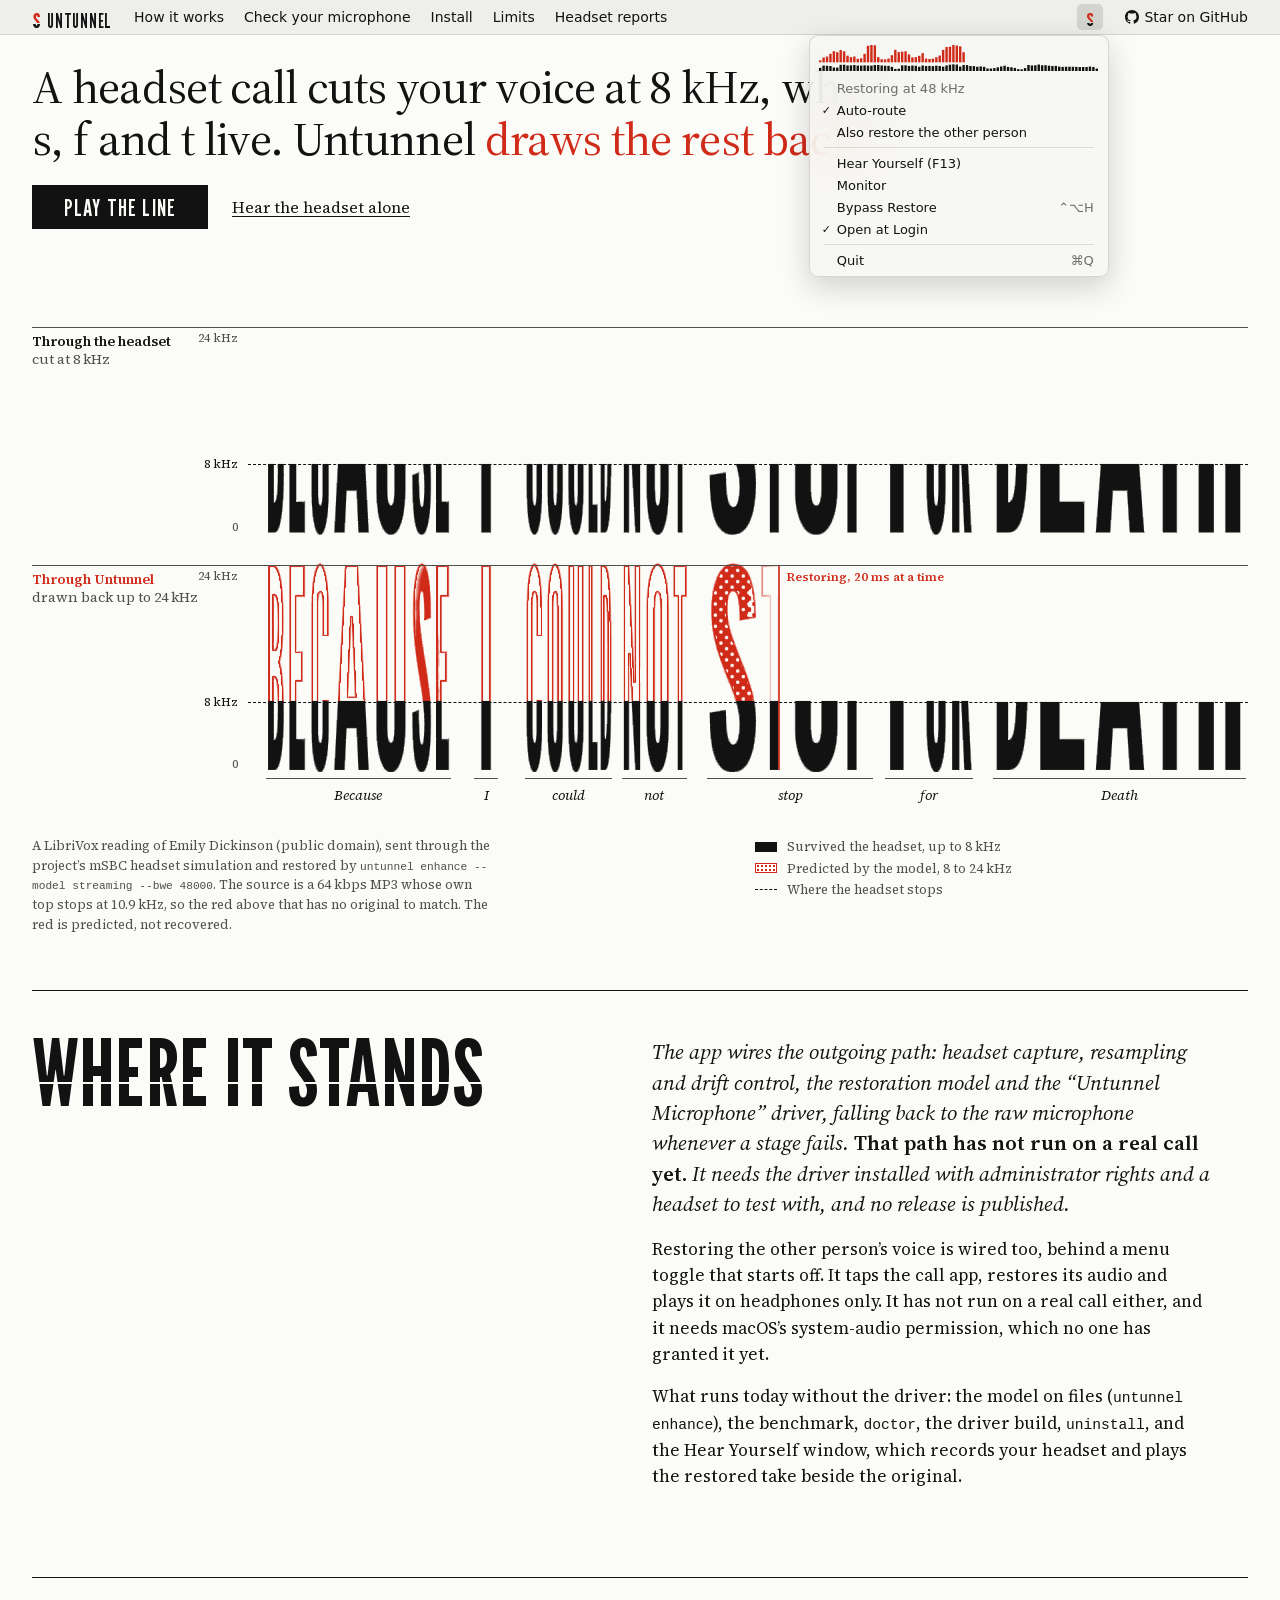
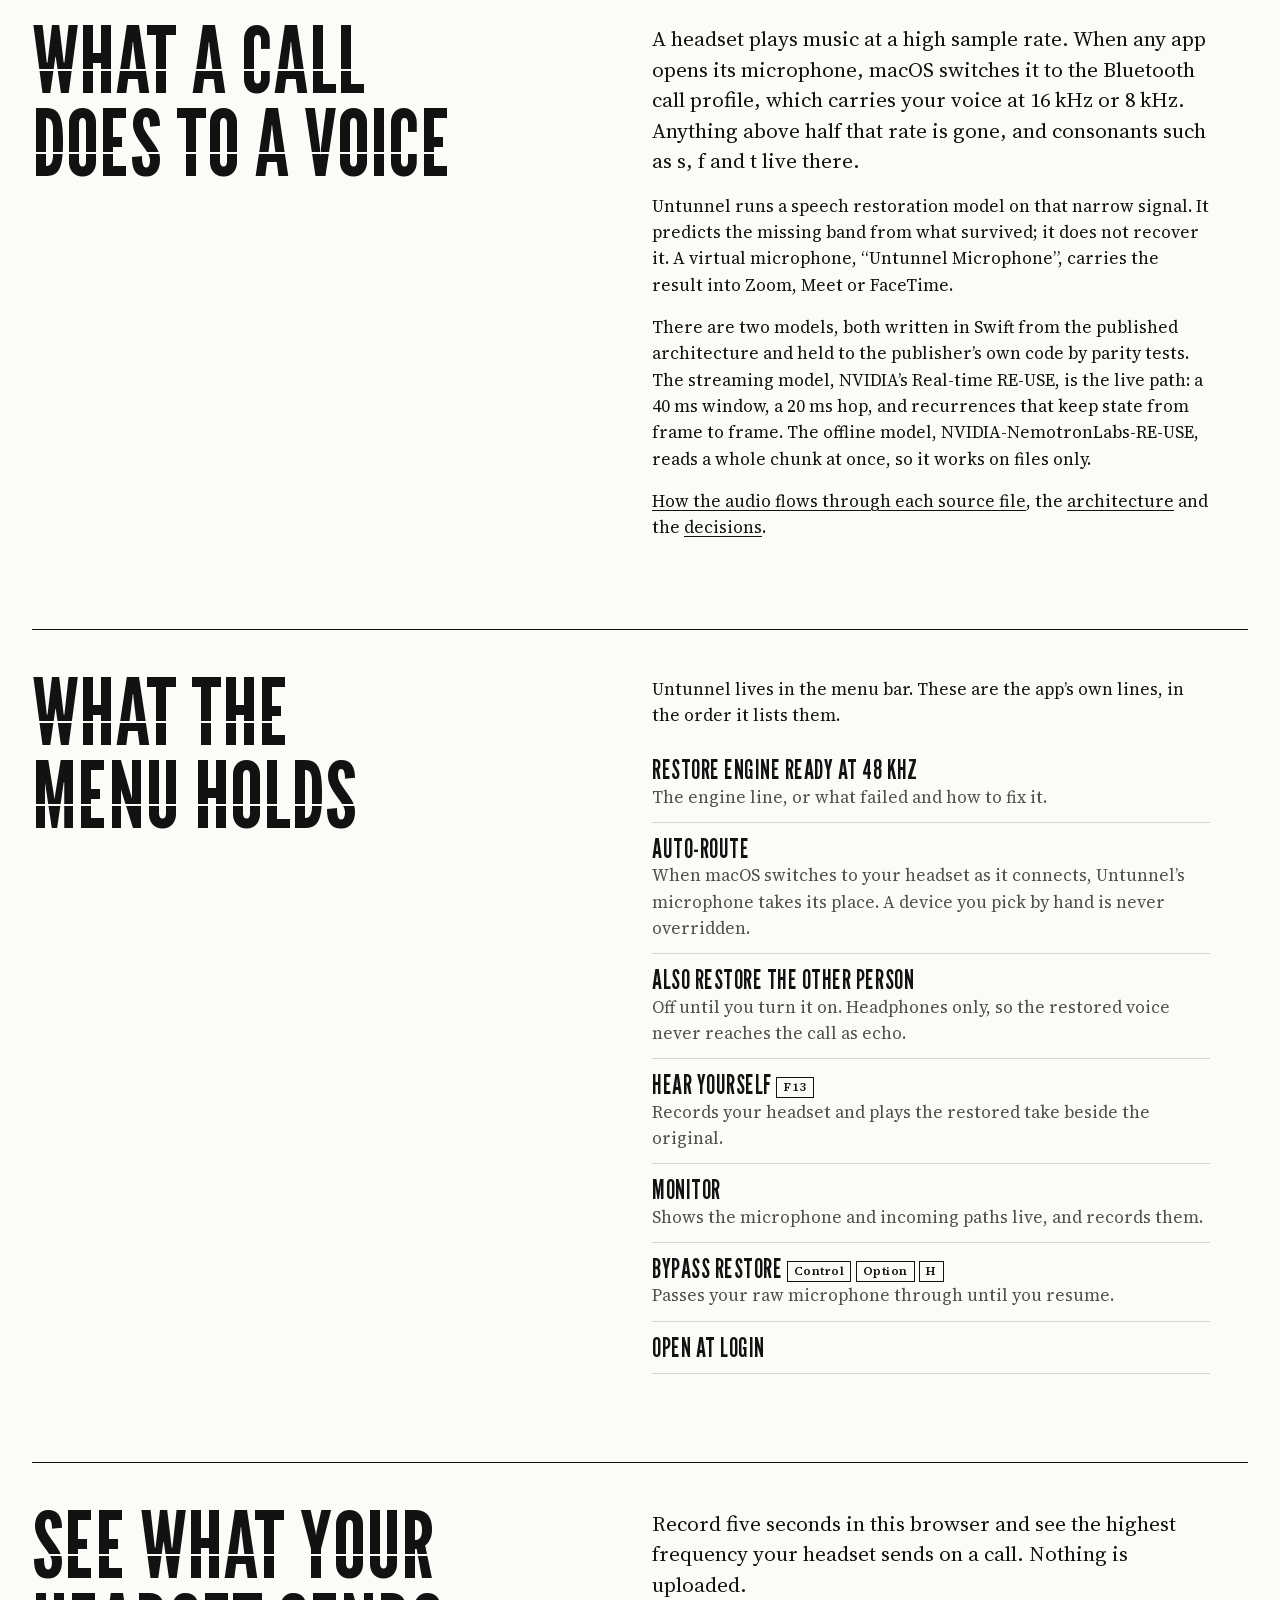
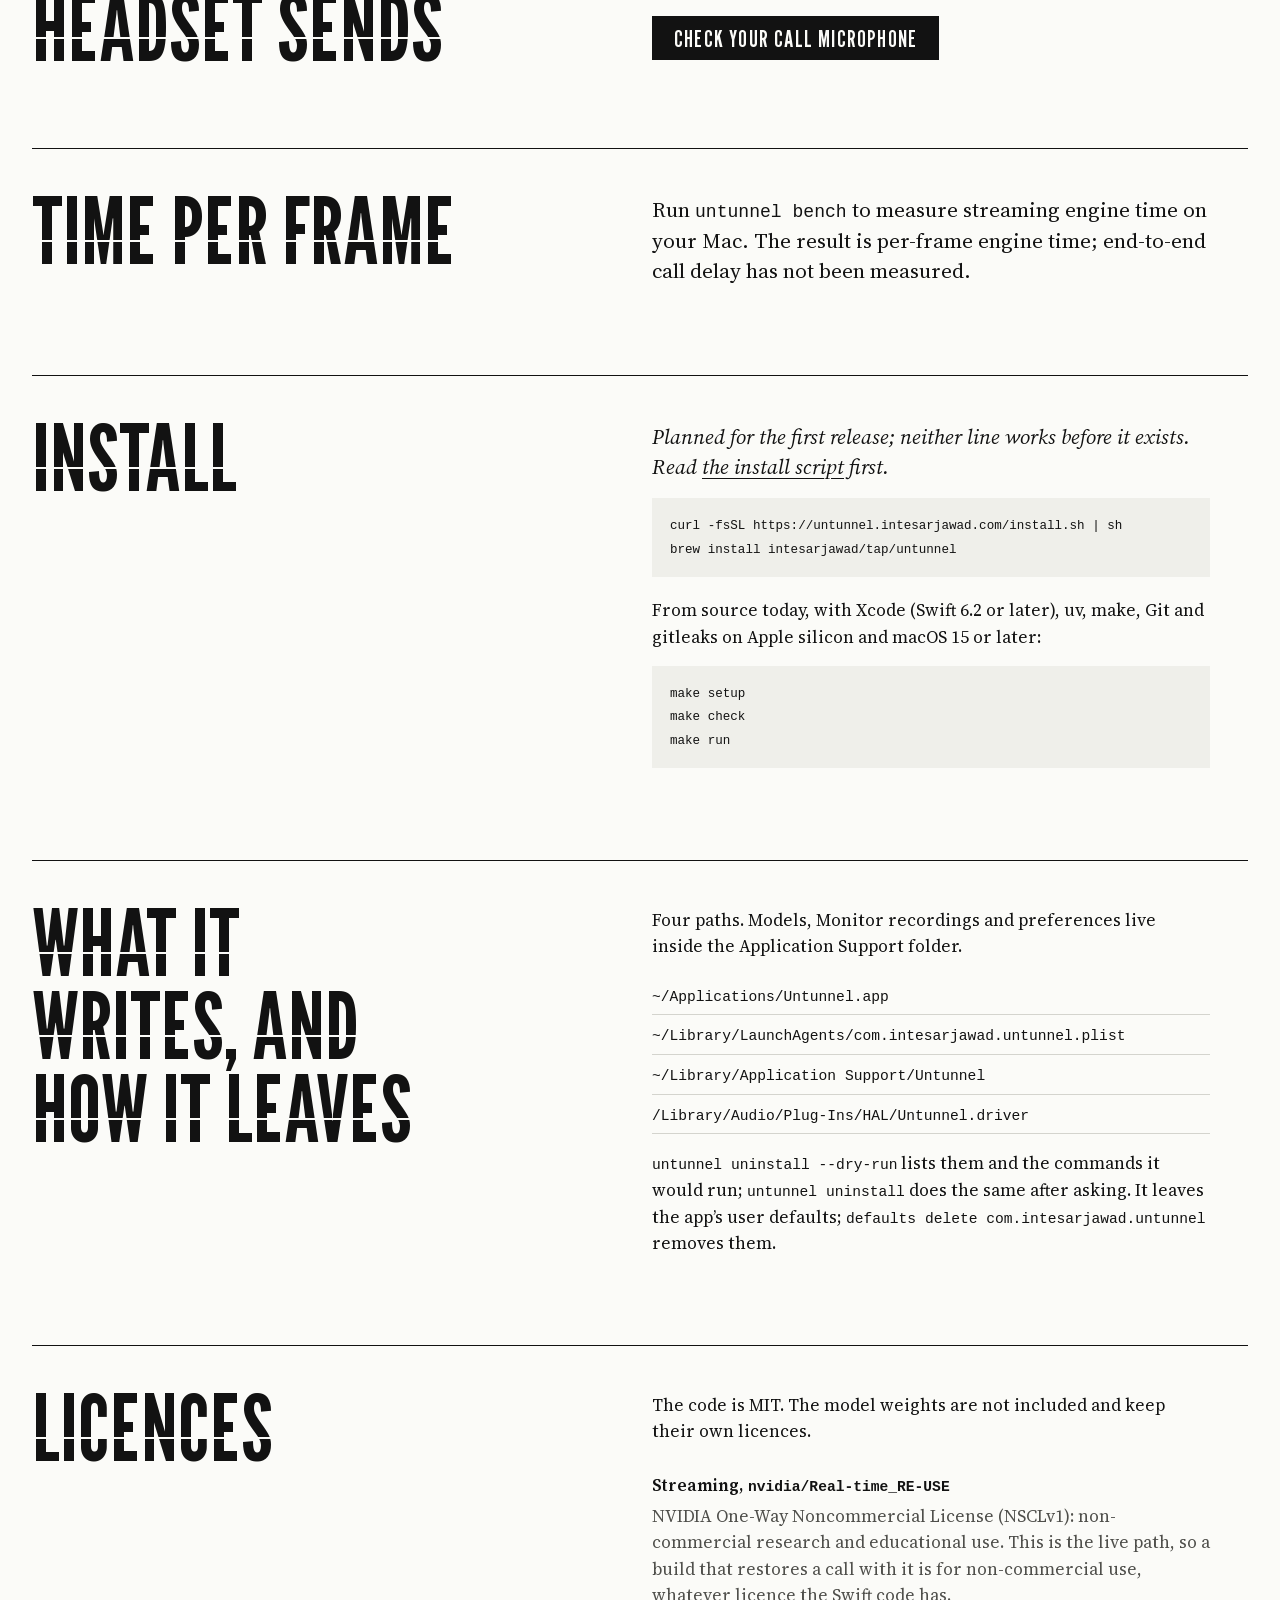
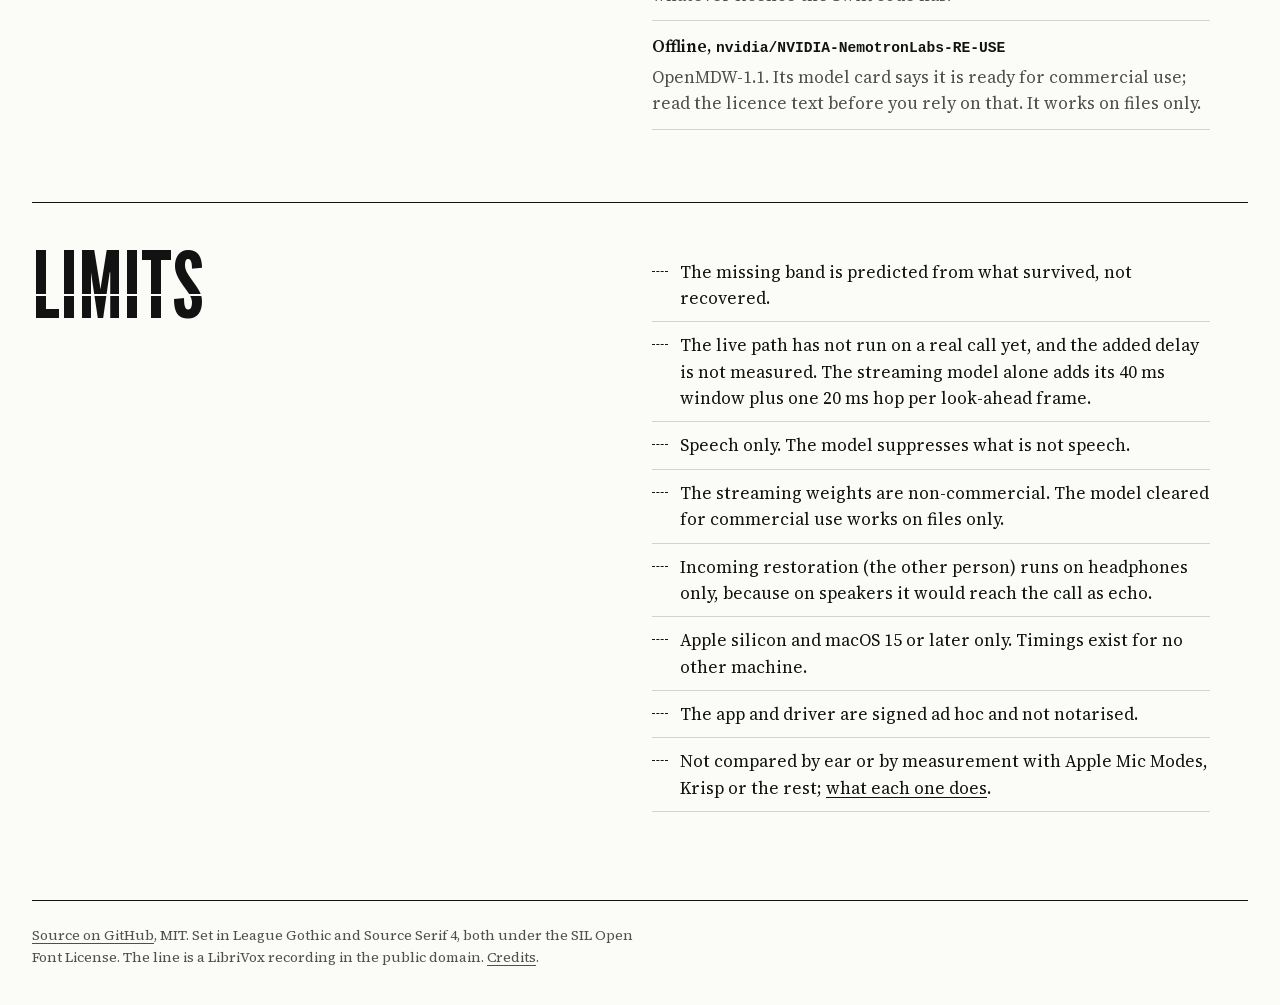
<file: site/index.html>
<!doctype html>
<html lang="en">
    <head>
        <meta charset="utf-8" />
        <meta name="viewport" content="width=device-width, initial-scale=1" />
        <meta
            http-equiv="Content-Security-Policy"
            content="default-src 'self'; connect-src 'self'; media-src 'self'; img-src 'self' data:; style-src 'self'; font-src 'self'; script-src 'self'"
        />
        <meta name="color-scheme" content="light" />
        <meta
            name="description"
            content="Your headset sounds tinny on calls. Untunnel tries to fix that. Experimental, on Mac."
        />
        <meta property="og:title" content="Untunnel" />
        <meta
            property="og:description"
            content="A headset call cuts your voice at 8 kHz, where s, f and t live. Untunnel draws the rest back."
        />
        <meta property="og:image" content="https://untunnel.intesarjawad.com/social-card.png" />
        <meta name="twitter:card" content="summary_large_image" />
        <link rel="icon" href="favicon.svg" type="image/svg+xml" />
        <link rel="preload" href="fonts/league-gothic.woff2" as="font" type="font/woff2" crossorigin />
        <link rel="stylesheet" href="style.css" />
        <title>Untunnel: the top of your voice, back on a headset call</title>
        <script type="module" src="score.js"></script>
    </head>
    <body>
        <a class="skip-link" href="#main">Skip to content</a>
        <header class="masthead">
            <a class="wordmark" href="./" aria-label="Untunnel, home">
                <span class="wordmark__s" aria-hidden="true">s</span>
                <span class="wordmark__name">Untunnel</span>
            </a>
            <nav class="masthead__nav" aria-label="Sections">
                <a href="#how">How it works</a>
                <a href="test/">Check your microphone</a>
                <a href="#install">Install</a>
                <a href="#limits">Limits</a>
                <a href="headsets/">Headset reports</a>
            </nav>
            <div class="menubar">
                <button
                    class="menubar__item"
                    type="button"
                    aria-expanded="false"
                    aria-controls="app-menu"
                    aria-label="Untunnel menu"
                >
                    <span class="menubar__s" aria-hidden="true">s</span>
                </button>
                <div class="menubar__menu" id="app-menu">
                    <canvas class="menubar__strip" aria-hidden="true"></canvas>
                    <p class="menubar__line menubar__line--note menubar__status" aria-hidden="true">Restoring at 48&nbsp;kHz</p>
                    <div class="menubar__more" aria-hidden="true">
                        <p class="menubar__line menubar__line--on">Auto-route</p>
                        <p class="menubar__line">Also restore the other person</p>
                        <hr />
                        <p class="menubar__line">Hear Yourself (F13)</p>
                        <p class="menubar__line">Monitor</p>
                    </div>
                    <button class="menubar__line menubar__bypass" type="button">Bypass Restore <span aria-hidden="true">⌃⌥H</span></button>
                    <div class="menubar__more" aria-hidden="true">
                        <p class="menubar__line menubar__line--on">Open at Login</p>
                        <hr />
                        <p class="menubar__line">Quit <span>⌘Q</span></p>
                    </div>
                </div>
            </div>
            <a class="repo-link" href="https://github.com/intesarjawad/untunnel" aria-label="Star on GitHub">
                <svg viewBox="0 0 16 16" width="1em" height="1em" fill="currentColor" aria-hidden="true"><path d="M8 0c4.42 0 8 3.58 8 8a8.013 8.013 0 0 1-5.45 7.59c-.4.08-.55-.17-.55-.38 0-.27.01-1.13.01-2.2 0-.75-.25-1.23-.54-1.48 1.78-.2 3.65-.88 3.65-3.95 0-.88-.31-1.59-.82-2.15.08-.2.36-1.02-.08-2.12 0 0-.67-.22-2.2.82-.64-.18-1.32-.27-2-.27-.68 0-1.36.09-2 .27-1.53-1.03-2.2-.82-2.2-.82-.44 1.1-.16 1.92-.08 2.12-.51.56-.82 1.28-.82 2.15 0 3.06 1.86 3.75 3.64 3.95-.23.2-.44.55-.51 1.07-.46.21-1.61.55-2.33-.66-.15-.24-.6-.83-1.23-.82-.67.01-.27.38.01.53.34.19.73.9.82 1.13.16.45.68 1.31 2.69.94 0 .67.01 1.3.01 1.49 0 .21-.15.45-.55.38A7.995 7.995 0 0 1 0 8c0-4.42 3.58-8 8-8Z"/></svg>
                <span class="repo-link__text">Star on GitHub</span>
            </a>
        </header>

        <main id="main">
            <section class="stage" aria-labelledby="headline">
                <div class="stage__head">
                    <h1 id="headline" class="headline">
                        A headset call cuts your voice at 8&nbsp;kHz, where s, f and t live. Untunnel
                        <em>draws the rest back.</em>
                    </h1>
                    <div class="listen">
                        <button class="button button--play" type="button" data-take="line" disabled>
                            Play the line
                        </button>
                        <button class="button button--quiet" type="button" data-take="headset" disabled>
                            Hear the headset alone
                        </button>
                        <p class="listen__status" role="status" aria-live="polite"></p>
                    </div>
                </div>

                <figure class="score" id="score" data-state="still">
                    <picture class="score__still">
                        <source media="(max-width: 699px)" srcset="clip/still-narrow.png" />
                        <img
                            src="clip/still-wide.png"
                            alt="One spoken line set twice in tall type, each word as wide as it was said, letter height standing for frequency. Above, through the headset, every letter is cut flat a third of the way up, at 8 kHz, under an empty band measured up to 24 kHz. Below, through Untunnel, the same letters have their tops printed back in a red halftone, solid where the hiss is loudest: the s of stop, the f, the th."
                        />
                    </picture>
                    <canvas class="score__canvas" aria-hidden="true"></canvas>
                    <div class="score__veils" aria-hidden="true"></div>
                    <div class="score__staves" aria-hidden="true"></div>
                    <span class="score__front" aria-hidden="true"></span>
                    <div class="ruler">
                        <ol class="ruler__words" aria-label="Each word: focus to redraw its top, press to hear it"></ol>
                    </div>
                    <figcaption class="visually-hidden">
                        The line, read by a LibriVox volunteer: “Because I could not stop for Death.”
                    </figcaption>
                </figure>

                <div class="stage__foot">
                    <p class="provenance">
                        A LibriVox reading of Emily Dickinson (public domain), sent through the
                        project’s mSBC headset simulation and restored by
                        <code>untunnel enhance --model streaming --bwe 48000</code>. The source is a 64&nbsp;kbps MP3
                        whose own top stops at 10.9&nbsp;kHz, so the red above that has no original
                        to match. The red is predicted, not recovered.
                    </p>
                    <ul class="legend">
                        <li><span class="legend__key legend__key--ink" aria-hidden="true"></span>Survived the headset, up to 8&nbsp;kHz</li>
                        <li><span class="legend__key legend__key--red" aria-hidden="true"></span>Predicted by the model, 8 to 24&nbsp;kHz</li>
                        <li><span class="legend__key legend__key--cut" aria-hidden="true"></span>Where the headset stops</li>
                    </ul>
                </div>
            </section>

            <section class="act act--status" id="status" aria-labelledby="status-title">
                <h2 class="act__title" id="status-title"><span class="act__title-line">Where it stands</span></h2>
                <div class="act__body">
                    <p class="direction">
                        The app wires the outgoing path: headset capture, resampling and drift
                        control, the restoration model and the “Untunnel Microphone” driver,
                        falling back to the raw microphone whenever a stage fails.
                        <strong>That path has not run on a real call yet.</strong> It needs the
                        driver installed with administrator rights and a headset to test with,
                        and no release is published.
                    </p>
                    <p>
                        Restoring the other person’s voice is wired too, behind a menu toggle that
                        starts off. It taps the call app, restores its audio and plays it on
                        headphones only. It has not run on a real call either, and it needs
                        macOS’s system-audio permission, which no one has granted it yet.
                    </p>
                    <p>
                        What runs today without the driver: the model on files
                        (<code>untunnel enhance</code>), the benchmark, <code>doctor</code>, the
                        driver build, <code>uninstall</code>, and the Hear Yourself window, which
                        records your headset and plays the restored take beside the original.
                    </p>
                </div>
            </section>

            <section class="act" id="how" aria-labelledby="how-title">
                <h2 class="act__title" id="how-title"><span class="act__title-line">What a call does to a voice</span></h2>
                <div class="act__body">
                    <p class="lede">
                        A headset plays music at a high sample rate. When any app opens its
                        microphone, macOS switches it to the Bluetooth call profile, which
                        carries your voice at 16&nbsp;kHz or 8&nbsp;kHz. Anything above half that
                        rate is gone, and consonants such as s, f and t live there.
                    </p>
                    <p>
                        Untunnel runs a speech restoration model on that narrow signal. It
                        predicts the missing band from what survived; it does not recover it. A
                        virtual microphone, “Untunnel Microphone”, carries the result into Zoom,
                        Meet or FaceTime.
                    </p>
                    <p>
                        There are two models, both written in Swift from the published
                        architecture and held to the publisher’s own code by parity tests. The
                        streaming model, NVIDIA’s Real-time RE-USE, is the live path: a
                        40&nbsp;ms window, a 20&nbsp;ms hop, and recurrences that keep state from
                        frame to frame. The offline model, NVIDIA-NemotronLabs-RE-USE, reads a
                        whole chunk at once, so it works on files only.
                    </p>
                    <p>
                        <a href="https://github.com/intesarjawad/untunnel/blob/main/docs/how-it-works.md">How the audio flows through each source file</a>,
                        the
                        <a href="https://github.com/intesarjawad/untunnel/blob/main/docs/architecture.md">architecture</a>
                        and the
                        <a href="https://github.com/intesarjawad/untunnel/tree/main/docs/adr">decisions</a>.
                    </p>
                </div>
            </section>

            <section class="act act--menu" id="menu" aria-labelledby="menu-title">
                <h2 class="act__title" id="menu-title"><span class="act__title-line">What the menu holds</span></h2>
                <div class="act__body">
                    <p>
                        Untunnel lives in the menu bar. These are the app’s own lines, in the
                        order it lists them.
                    </p>
                    <ul class="menu-lines">
                        <li><span class="menu-lines__item">Restore engine ready at 48&nbsp;kHz</span> The engine line, or what failed and how to fix it.</li>
                        <li><span class="menu-lines__item">Auto-route</span> When macOS switches to your headset as it connects, Untunnel’s microphone takes its place. A device you pick by hand is never overridden.</li>
                        <li><span class="menu-lines__item">Also restore the other person</span> Off until you turn it on. Headphones only, so the restored voice never reaches the call as echo.</li>
                        <li><span class="menu-lines__item">Hear Yourself <kbd>F13</kbd></span> Records your headset and plays the restored take beside the original.</li>
                        <li><span class="menu-lines__item">Monitor</span> Shows the microphone and incoming paths live, and records them.</li>
                        <li><span class="menu-lines__item">Bypass Restore <kbd>Control</kbd> <kbd>Option</kbd> <kbd>H</kbd></span> Passes your raw microphone through until you resume.</li>
                        <li><span class="menu-lines__item">Open at Login</span></li>
                    </ul>
                </div>
            </section>

            <section class="act" id="test" aria-labelledby="test-title">
                <h2 class="act__title" id="test-title"><span class="act__title-line">See what your headset sends</span></h2>
                <div class="act__body">
                    <p class="lede">
                        Record five seconds in this browser and see the highest frequency your
                        headset sends on a call. Nothing is uploaded.
                    </p>
                    <p><a class="button button--play" href="test/">Check your call microphone</a></p>
                </div>
            </section>

            <section class="act act--time" id="time" aria-labelledby="time-title">
                <h2 class="act__title" id="time-title"><span class="act__title-line">Time per frame</span></h2>
                <div class="act__body">
                    <p class="lede">
                        Run <code>untunnel bench</code> to measure streaming engine time on your Mac.
                        The result is per-frame engine time; end-to-end call delay has not been measured.
                    </p>
                </div>
            </section>

            <section class="act" id="install" aria-labelledby="install-title">
                <h2 class="act__title" id="install-title"><span class="act__title-line">Install</span></h2>
                <div class="act__body">
                    <p class="direction">
                        Planned for the first release; neither line works before it exists. Read
                        <a href="install.sh">the install script</a> first.
                    </p>
                    <pre class="code" tabindex="0" role="region" aria-label="Scrollable commands"><code>curl -fsSL https://untunnel.intesarjawad.com/install.sh | sh
brew install intesarjawad/tap/untunnel</code></pre>
                    <p>
                        From source today, with Xcode (Swift 6.2 or later), uv, make, Git and
                        gitleaks on Apple silicon and macOS 15 or later:
                    </p>
                    <pre class="code" tabindex="0" role="region" aria-label="Scrollable commands"><code>make setup
make check
make run</code></pre>
                </div>
            </section>

            <section class="act" id="footprint" aria-labelledby="footprint-title">
                <h2 class="act__title" id="footprint-title"><span class="act__title-line">What it writes, and how it leaves</span></h2>
                <div class="act__body">
                    <p>
                        Four paths. Models, Monitor recordings and preferences live inside the
                        Application Support folder.
                    </p>
                    <ul class="paths">
                        <li><code>~/Applications/Untunnel.app</code></li>
                        <li><code>~/Library/LaunchAgents/com.intesarjawad.untunnel.plist</code></li>
                        <li><code>~/Library/Application Support/Untunnel</code></li>
                        <li><code>/Library/Audio/Plug-Ins/HAL/Untunnel.driver</code></li>
                    </ul>
                    <p>
                        <code>untunnel uninstall --dry-run</code> lists them and the commands it
                        would run; <code>untunnel uninstall</code> does the same after asking. It
                        leaves the app’s user defaults;
                        <code>defaults delete com.intesarjawad.untunnel</code> removes them.
                    </p>
                </div>
            </section>

            <section class="act" id="licences" aria-labelledby="licences-title">
                <h2 class="act__title" id="licences-title"><span class="act__title-line">Licences</span></h2>
                <div class="act__body">
                    <p>
                        The code is MIT. The model weights are not included and keep their own
                        licences.
                    </p>
                    <dl class="licences">
                        <div>
                            <dt>Streaming, <code>nvidia/Real-time_RE-USE</code></dt>
                            <dd>NVIDIA One-Way Noncommercial License (NSCLv1): non-commercial research and educational use. This is the live path, so a build that restores a call with it is for non-commercial use, whatever licence the Swift code has.</dd>
                        </div>
                        <div>
                            <dt>Offline, <code>nvidia/NVIDIA-NemotronLabs-RE-USE</code></dt>
                            <dd>OpenMDW-1.1. Its model card says it is ready for commercial use; read the licence text before you rely on that. It works on files only.</dd>
                        </div>
                    </dl>
                </div>
            </section>

            <section class="act" id="limits" aria-labelledby="limits-title">
                <h2 class="act__title" id="limits-title"><span class="act__title-line">Limits</span></h2>
                <div class="act__body">
                    <ul class="limits">
                        <li>The missing band is predicted from what survived, not recovered.</li>
                        <li>The live path has not run on a real call yet, and the added delay is not measured. The streaming model alone adds its 40&nbsp;ms window plus one 20&nbsp;ms hop per look-ahead frame.</li>
                        <li>Speech only. The model suppresses what is not speech.</li>
                        <li>The streaming weights are non-commercial. The model cleared for commercial use works on files only.</li>
                        <li>Incoming restoration (the other person) runs on headphones only, because on speakers it would reach the call as echo.</li>
                        <li>Apple silicon and macOS 15 or later only. Timings exist for no other machine.</li>
                        <li>The app and driver are signed ad hoc and not notarised.</li>
                        <li>Not compared by ear or by measurement with Apple Mic Modes, Krisp or the rest; <a href="https://github.com/intesarjawad/untunnel/blob/main/docs/alternatives.md">what each one does</a>.</li>
                    </ul>
                </div>
            </section>
        </main>

        <footer class="colophon">
            <p>
                <a href="https://github.com/intesarjawad/untunnel">Source on GitHub</a>, MIT.
                Set in League Gothic and Source Serif 4, both under the SIL Open Font License.
                The line is a LibriVox recording in the public domain.
                <a href="credits.json">Credits</a>.
            </p>
        </footer>
    </body>
</html>
</file>
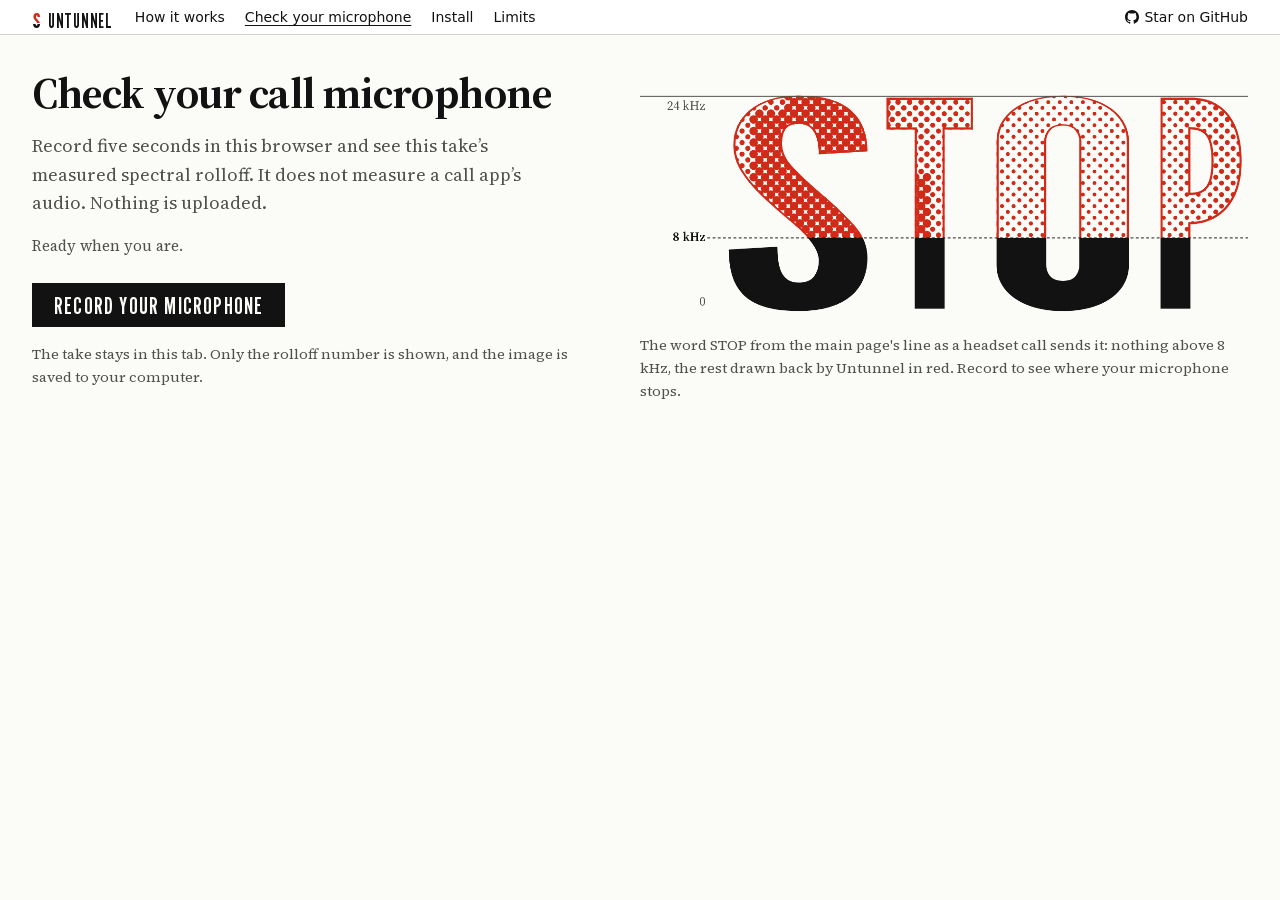
<file: site/test/index.html>
<!doctype html>
<html lang="en">
    <head>
        <meta charset="utf-8" />
        <meta name="viewport" content="width=device-width, initial-scale=1" />
        <meta
            http-equiv="Content-Security-Policy"
            content="default-src 'self'; connect-src 'none'; media-src 'self' blob:; img-src 'self' blob: data:"
        />
        <meta name="color-scheme" content="light dark" />
        <meta name="description" content="Find out what your headset microphone sends during a call." />
        <link rel="icon" href="data:," />
        <link rel="stylesheet" href="../tokens.css" />
        <title>Check your call microphone · Untunnel</title>
        <script src="stop.js" defer></script>
        <script src="mic-test.js" defer></script>
    </head>
    <body>
        <a class="skip-link" href="#main">Skip to content</a>
        <header class="site-bar">
            <a class="site-bar__name" href="../" aria-label="Untunnel, home"><span class="site-bar__s" aria-hidden="true">s</span>Untunnel</a>
            <nav class="site-bar__nav" aria-label="Sections">
                <a href="../#how">How it works</a>
                <a href="./" aria-current="page">Check your microphone</a>
                <a href="../#install">Install</a>
                <a href="../#limits">Limits</a>
            </nav>
            <a class="repo-link" href="https://github.com/intesarjawad/untunnel" aria-label="Star on GitHub">
                <svg viewBox="0 0 16 16" width="1em" height="1em" fill="currentColor" aria-hidden="true"><path d="M8 0c4.42 0 8 3.58 8 8a8.013 8.013 0 0 1-5.45 7.59c-.4.08-.55-.17-.55-.38 0-.27.01-1.13.01-2.2 0-.75-.25-1.23-.54-1.48 1.78-.2 3.65-.88 3.65-3.95 0-.88-.31-1.59-.82-2.15.08-.2.36-1.02-.08-2.12 0 0-.67-.22-2.2.82-.64-.18-1.32-.27-2-.27-.68 0-1.36.09-2 .27-1.53-1.03-2.2-.82-2.2-.82-.44 1.1-.16 1.92-.08 2.12-.51.56-.82 1.28-.82 2.15 0 3.06 1.86 3.75 3.64 3.95-.23.2-.44.55-.51 1.07-.46.21-1.61.55-2.33-.66-.15-.24-.6-.83-1.23-.82-.67.01-.27.38.01.53.34.19.73.9.82 1.13.16.45.68 1.31 2.69.94 0 .67.01 1.3.01 1.49 0 .21-.15.45-.55.38A7.995 7.995 0 0 1 0 8c0-4.42 3.58-8 8-8Z"/></svg>
                <span class="repo-link__text">Star on GitHub</span>
            </a>
        </header>
        <main id="main" class="page" data-state="loading">
            <h1>Check your call microphone</h1>
            <p class="lede">
                Record five seconds in this browser and see this take’s measured spectral rolloff.
                It does not measure a call app’s audio. Nothing is uploaded.
            </p>
            <p id="status" class="status" role="status" aria-live="polite">Loading…</p>
            <div id="panel" class="panel"></div>
        </main>
        <noscript>
            <p class="page">
                This page needs JavaScript to record audio. You can still install Untunnel from
                the <a href="../">main page</a>.
            </p>
        </noscript>
    </body>
</html>
</file>
<file: site/style.css>
@font-face {
    font-family: "League Gothic";
    src: url("fonts/league-gothic.woff2") format("woff2");
    font-stretch: 75% 100%;
    font-display: swap;
}

@font-face {
    font-family: "Source Serif 4";
    src: url("fonts/source-serif-4.woff2") format("woff2");
    font-weight: 400 650;
    font-display: swap;
}

@font-face {
    font-family: "Source Serif 4";
    src: url("fonts/source-serif-4-italic.woff2") format("woff2");
    font-weight: 400 650;
    font-style: italic;
    font-display: swap;
}

:root {
    --ground: #fbfbf8;
    --ink: #121212;
    --ink-soft: #4f4f4b;
    --rule: #121212;
    --red: #d02a19;
    --hot: #ff4a1c;
    --code-ground: #efefea;
    /* The macOS menu highlight, used only on the menu picture. */
    --accent: #0a5cd0;
    --display: "League Gothic", "Arial Narrow", sans-serif;
    --text: "Source Serif 4", Georgia, serif;
    --mono: ui-monospace, "SF Mono", Menlo, monospace;
    --system: -apple-system, BlinkMacSystemFont, system-ui, sans-serif;
    --margin: 32px;
    --gutter: 24px;
    /* Where the 8 kHz line falls on a capital: a third of the way up, since letter height spans 0 to 24 kHz. */
    --cut: 0.3333;
}

*,
*::before,
*::after {
    box-sizing: border-box;
}

html {
    background: var(--ground);
    color: var(--ink);
    -webkit-text-size-adjust: 100%;
}

body {
    margin: 0;
    font: 400 17px/1.55 var(--text);
    font-optical-sizing: auto;
    font-variant-numeric: lining-nums;
}

a {
    color: inherit;
    text-decoration-thickness: 1px;
    text-underline-offset: 0.2em;
}

a:hover {
    text-decoration-thickness: 2px;
}

/* Red is kept for predicted sound, so focus is drawn in ink. */
:focus-visible {
    outline: 3px solid var(--ink);
    outline-offset: 3px;
}

code,
kbd,
pre {
    font-family: var(--mono);
    font-size: 0.86em;
}

.visually-hidden {
    position: absolute;
    width: 1px;
    height: 1px;
    margin: -1px;
    overflow: hidden;
    clip-path: inset(50%);
    white-space: nowrap;
}

.skip-link {
    position: absolute;
    top: -100px;
    left: var(--margin);
    z-index: 3;
    padding: 8px 12px;
    background: var(--ink);
    color: var(--ground);
}

.skip-link:focus {
    top: 12px;
}

/* Masthead: the page's menu bar, with the app's own menu open under its status item */

.masthead {
    position: relative;
    z-index: 2;
    display: flex;
    align-items: center;
    gap: 22px;
    min-height: 34px;
    padding: 0 var(--margin);
    background: #eeeeea;
    border-bottom: 1px solid #d4d4ce;
    font: 400 14px/1 var(--system);
}

.wordmark {
    display: inline-flex;
    align-items: baseline;
    gap: 6px;
    padding: 4px 0 2px;
    text-decoration: none;
}

.wordmark__s,
.menubar__s {
    font: 400 27px/1 var(--display);
    background: linear-gradient(
        to top,
        var(--ink) 0 31%,
        transparent 31% 35%,
        var(--red) 35%
    );
    background-clip: text;
    -webkit-background-clip: text;
    color: transparent;
}

.wordmark__name {
    font: 400 19px/1 var(--display);
    letter-spacing: 0.04em;
    text-transform: uppercase;
}

.masthead__nav {
    display: flex;
    gap: 0 20px;
}

.masthead__nav a {
    padding: 10px 0;
    text-decoration: none;
}

.masthead__nav a:hover {
    text-decoration: underline;
}

.repo-link {
    display: inline-flex;
    align-items: center;
    gap: 0.4em;
    min-height: 24px;
    padding: 10px 0;
    text-decoration: none;
    white-space: nowrap;
}

.repo-link:hover .repo-link__text {
    text-decoration: underline;
}

.menubar {
    position: relative;
    margin-left: auto;
    align-self: stretch;
    display: flex;
    align-items: center;
}

.menubar__item {
    display: flex;
    align-items: center;
    height: 26px;
    padding: 1px 9px 0;
    border: 0;
    border-radius: 5px;
    background: none;
    color: inherit;
    cursor: pointer;
}

.menubar__item:hover,
.menubar__item[aria-expanded="true"] {
    background: rgb(18 18 18 / 12%);
}

.menubar__item[aria-expanded="false"] + .menubar__menu {
    display: none;
}

.menubar__s {
    font-size: 24px;
}

/* Bypassed, the status item's top is no longer drawn back: ink below the cut, a faint top above. */
.menubar[data-bypassed="true"] .menubar__s {
    background: linear-gradient(to top, var(--ink) 0 31%, transparent 31% 35%, rgb(18 18 18 / 28%) 35%);
    background-clip: text;
    -webkit-background-clip: text;
}

/* A native-looking menu: system type, translucent, the one place the page has corners and shadow. */
.menubar__menu {
    position: absolute;
    top: calc(100% + 1px);
    right: -6px;
    width: 300px;
    padding: 5px;
    border: 1px solid rgb(18 18 18 / 14%);
    border-radius: 9px;
    background: rgb(246 246 243 / 86%);
    -webkit-backdrop-filter: blur(24px) saturate(1.6);
    backdrop-filter: blur(24px) saturate(1.6);
    box-shadow: 0 10px 30px rgb(18 18 18 / 18%);
    font: 400 13px/1 var(--system);
}

.menubar__strip {
    display: block;
    width: calc(100% - 8px);
    height: 26px;
    margin: 4px 4px 6px;
}

/* Every row the same height, the button included, as in a native menu. */
.menubar__line {
    display: flex;
    align-items: center;
    justify-content: space-between;
    height: 22px;
    margin: 0;
    padding: 0 9px 0 22px;
    border-radius: 4px;
    line-height: 1;
}

.menubar__bypass {
    width: 100%;
    margin: 0;
    border: 0;
    background: none;
    color: inherit;
    font: inherit;
    text-align: left;
    cursor: pointer;
}

.menubar__bypass:hover,
.menubar__bypass:focus-visible {
    background: var(--accent);
    color: #fff;
    outline: none;
}

.menubar__bypass:hover span,
.menubar__bypass:focus-visible span {
    color: inherit;
}

.menubar__line span {
    color: #6d6d68;
}

.menubar__line--note {
    color: #6d6d68;
}

.menubar__line--on {
    position: relative;
}

.menubar__line--on::before {
    content: "✓";
    position: absolute;
    left: 7px;
    font-size: 11px;
}

.menubar__menu hr {
    margin: 4px 9px;
    border: 0;
    border-top: 1px solid rgb(18 18 18 / 12%);
}

/* The stage: the claim, the buttons, then the line */

.stage {
    padding-bottom: 56px;
}

.stage__head {
    display: grid;
    grid-template-columns: repeat(12, minmax(0, 1fr));
    gap: 14px var(--gutter);
    margin: 0 var(--margin);
    padding-top: 26px;
}

.headline {
    grid-column: 1 / span 8;
    margin: 0;
    font-size: clamp(26px, 2.9vw, 44px);
    font-weight: 400;
    line-height: 1.1;
    letter-spacing: -0.014em;
    text-wrap: balance;
}

.headline em {
    font-style: normal;
    color: var(--red);
}

.listen {
    grid-column: 1 / span 8;
    display: flex;
    flex-wrap: wrap;
    align-items: center;
    gap: 10px 24px;
    margin-top: 6px;
}

.button {
    display: inline-flex;
    align-items: center;
    min-height: 44px;
    border: 0;
    border-radius: 0;
    font: inherit;
    cursor: pointer;
}

.listen .button:disabled {
    opacity: 0.5;
    cursor: not-allowed;
}

.button--play {
    justify-content: center;
    min-width: 176px;
    padding: 10px 22px 8px;
    background: var(--ink);
    color: var(--ground);
    font: 400 24px/1 var(--display);
    letter-spacing: 0.05em;
    text-transform: uppercase;
    text-decoration: none;
}

.button__mark {
    width: 13px;
    height: 15px;
    margin-top: -2px;
}

.button__mark--pause {
    border-inline: 4px solid currentColor;
}

.button__mark--play {
    background: currentColor;
    clip-path: polygon(0 0, 100% 50%, 0 100%);
}

.button__time {
    min-width: 4.2em;
    text-transform: none;
    margin-left: 12px;
    font-variant-numeric: tabular-nums;
    text-align: left;
}

.button--quiet {
    padding: 0;
    background: none;
    color: var(--ink);
    font-size: 16px;
    text-decoration: underline;
    text-decoration-thickness: 1px;
    text-underline-offset: 0.2em;
}

.button--quiet:hover,
.button--quiet[aria-pressed="true"] {
    text-decoration-thickness: 2px;
}

/* The score: the line as type, headset above and Untunnel below */

.score {
    position: relative;
    margin: 22px 0 0;
    width: 100%;
    height: clamp(340px, 55vh, 560px);
    touch-action: pan-y;
    user-select: none;
    -webkit-user-select: none;
}

.score__still,
.score__still img,
.score__canvas {
    position: absolute;
    inset: 0;
    width: 100%;
    height: 100%;
}

.score__still img {
    display: block;
    object-fit: fill;
}

.score__canvas {
    opacity: 0;
}

.score__veils {
    position: absolute;
    inset: 0;
    pointer-events: none;
}

.score__veil {
    position: absolute;
    background: var(--ground);
}

.score__veil.is-front {
    border-left: 1.5px solid var(--red);
}

/* Played bypassed, the tops heard before it turn ink-grey, as on the canvas. */
.score__veil.is-dim {
    background: color-mix(in srgb, var(--ground) 45%, transparent);
    -webkit-backdrop-filter: grayscale(1);
    backdrop-filter: grayscale(1);
}

/* The front's own label, riding the rule at the top of the band it is drawing back. */
.score__front {
    position: absolute;
    display: none;
    color: var(--red);
    font: 600 12px/1 var(--text);
    white-space: nowrap;
    pointer-events: none;
}

.score__front.is-on {
    display: block;
}

.score__front.is-bypassed {
    color: var(--ink);
}

.score[data-state="live"] .score__canvas {
    opacity: 1;
}

.score[data-state="live"] .score__still {
    visibility: hidden;
}

.score[data-state="live"] {
    cursor: pointer;
}

.score__staves {
    position: absolute;
    inset: 0;
    pointer-events: none;
}

/* Each stave is measured: a hairline at 24 kHz, the dashed cut at 8 kHz, and a scale in the left
   column where the stave's name hangs from its cap line. */
.stave {
    position: absolute;
}

.stave__cap {
    position: absolute;
    top: 0;
    left: calc(-1 * var(--column));
    right: 0;
    border-top: 1px solid var(--ink-soft);
}

.stave__cut {
    position: absolute;
    top: var(--cut-at);
    left: 0;
    right: 0;
    border-top: 1px dashed var(--ink);
}

.stave__tick {
    position: absolute;
    right: calc(100% + 10px);
    color: var(--ink-soft);
    font: 400 12px/1 var(--text);
    font-variant-numeric: lining-nums tabular-nums;
    white-space: nowrap;
}

.stave__tick--top {
    top: 5px;
}

.stave__tick--cut {
    top: var(--cut-at);
    transform: translateY(-50%);
    color: var(--ink);
}

.stave__tick--base {
    bottom: 0;
}

.stave__label {
    position: absolute;
    top: 5px;
    left: calc(-1 * var(--column));
    width: calc(var(--column) - 12px);
    margin: 0;
    font-size: 14px;
    line-height: 1.3;
}

/* The name shares its line with the 24 kHz mark; the detail below has the column to itself. */
.stave__name {
    display: block;
    max-width: calc(var(--column) - 64px);
    font-weight: 600;
}

.stave--restored .stave__name {
    color: var(--red);
}

.stave__detail {
    display: block;
    color: var(--ink-soft);
}

/* The ruler: every word as a button, the keyboard path to the sweep and the sound */

.ruler,
.ruler__words {
    position: absolute;
    inset: 0;
    margin: 0;
    padding: 0;
    list-style: none;
    pointer-events: none;
}

.ruler__words li {
    position: absolute;
    pointer-events: auto;
}

.ruler__word {
    display: block;
    width: 100%;
    min-height: 32px;
    padding: 5px 0 4px;
    border: 0;
    border-top: 1px solid var(--ink-soft);
    background: none;
    color: var(--ink);
    font: italic 400 14px/1.2 var(--text);
    text-align: center;
    white-space: nowrap;
    cursor: pointer;
}

.ruler__word:hover {
    border-top: 2px solid var(--ink);
    padding-top: 4px;
}

.ruler__word.is-active {
    border-top: 2px solid var(--red);
    padding-top: 4px;
}

/* Under the score: where the line comes from, and a key to the three marks */

.stage__foot {
    display: grid;
    grid-template-columns: repeat(12, minmax(0, 1fr));
    gap: 16px var(--gutter);
    margin: 22px var(--margin) 0;
    color: var(--ink-soft);
    font-size: 13px;
    line-height: 1.5;
}

.provenance {
    grid-column: 1 / span 6;
    max-width: 66ch;
    margin: 0;
}

.legend {
    grid-column: 8 / span 5;
    margin: 0;
    padding: 0;
    list-style: none;
}

.legend li {
    display: flex;
    align-items: center;
    gap: 10px;
    padding: 1px 0;
}

.legend__key {
    flex: none;
    width: 22px;
    height: 10px;
}

.legend__key--ink {
    background: var(--ink);
}

/* The same halftone the score prints in: red dots inside a red rim. */
.legend__key--red {
    border: 1px solid var(--red);
    background: radial-gradient(circle, var(--red) 0 1.2px, transparent 1.5px) 0 0 / 4px 4px;
}

.legend__key--cut {
    height: 0;
    border-top: 1px dashed var(--ink);
}

/* Acts: the rest of the page */

.act {
    display: grid;
    grid-template-columns: repeat(12, minmax(0, 1fr));
    gap: var(--gutter);
    margin: 0 var(--margin);
    padding: 40px 0 72px;
    border-top: 1px solid var(--rule);
}

.act__title {
    grid-column: 1 / span 5;
    align-self: start;
    position: sticky;
    top: 24px;
    margin: 0;
    font: 400 clamp(56px, 7.2vw, 124px) / 0.9 var(--display);
    text-transform: uppercase;
    text-wrap: balance;
}

/* Every heading carries the cut: a hairline of ground through each line at the 8 kHz height. */
.act__title-line {
    background: linear-gradient(
        to top,
        var(--ink) 0 var(--scar-low),
        transparent var(--scar-low) var(--scar-high),
        var(--ink) var(--scar-high)
    );
    background-clip: text;
    -webkit-background-clip: text;
    -webkit-box-decoration-break: clone;
    box-decoration-break: clone;
    color: transparent;
    /* League Gothic's line box runs 23 units below the baseline and 97 above; caps are 73.5 tall. */
    --scar-low: 38.9%;
    --scar-high: 40.7%;
}

.act__body {
    grid-column: 7 / span 6;
    max-width: 62ch;
    padding-top: 6px;
}

.act__body > :first-child {
    margin-top: 0;
}

.act__body p {
    margin: 0 0 16px;
}

.lede {
    font-size: 21px;
    line-height: 1.45;
}

.direction {
    font-size: 21px;
    font-style: italic;
    line-height: 1.45;
}

.direction strong {
    font-style: normal;
    font-weight: 600;
}

.aside {
    color: var(--ink-soft);
    font-size: 15px;
}

.menu-lines,
.limits,
.paths {
    margin: 0 0 16px;
    padding: 0;
    list-style: none;
}

.menu-lines li {
    padding: 12px 0;
    border-bottom: 1px solid #d4d4ce;
    color: var(--ink-soft);
}

.menu-lines__item {
    display: block;
    color: var(--ink);
    font: 400 26px/1.05 var(--display);
    letter-spacing: 0.02em;
    text-transform: uppercase;
}

kbd {
    display: inline-block;
    padding: 1px 6px;
    border: 1px solid var(--ink);
    font: 600 12px/1.4 var(--text);
    letter-spacing: 0.04em;
    text-transform: none;
    vertical-align: 3px;
}

.limits li {
    position: relative;
    padding: 10px 0 10px 28px;
    border-bottom: 1px solid #d4d4ce;
}

.limits li::before {
    content: "";
    position: absolute;
    left: 0;
    top: 22px;
    width: 16px;
    border-top: 1px dashed var(--ink);
}

.paths li {
    padding: 6px 0;
    border-bottom: 1px solid #d4d4ce;
    overflow-wrap: anywhere;
}

.code {
    margin: 0 0 20px;
    padding: 16px 18px;
    overflow-x: auto;
    background: var(--code-ground);
    line-height: 1.6;
}

.licences {
    margin: 0;
}

.licences > div {
    padding: 12px 0;
    border-bottom: 1px solid #d4d4ce;
}

.licences dt {
    font-weight: 600;
}

.licences dd {
    margin: 4px 0 0;
    color: var(--ink-soft);
}

.colophon {
    margin: 0 var(--margin);
    padding: 24px 0 40px;
    border-top: 1px solid var(--rule);
    color: var(--ink-soft);
    font-size: 14px;
}

.colophon p {
    margin: 0;
    max-width: 90ch;
}

/* Narrow screens: the line in two halves, each still a headset and Untunnel pair */

@media (max-width: 699px) {
    :root {
        --margin: 16px;
        --gutter: 16px;
    }

    body {
        font-size: 16px;
    }

    .masthead {
        gap: 14px;
    }

    .masthead__nav a:not(:nth-child(2), :nth-child(3)) {
        display: none;
    }

    .repo-link__text {
        display: none;
    }

    .repo-link svg {
        width: 20px;
        height: 20px;
    }

    /* On a phone the menu opens from the status item as a sheet across the screen. */
    .menubar {
        position: static;
    }

    /* A short sheet over the headline: the band, then the status and Bypass on one row, so it ends
       above the Play button and the staves stay in view while you press it. */
    .menubar__menu {
        position: absolute;
        top: calc(100% + 4px);
        left: 8px;
        right: 8px;
        display: grid;
        grid-template-columns: minmax(0, 1fr) auto;
        width: auto;
        font-size: 15px;
    }

    .menubar__strip {
        grid-column: 1 / -1;
        height: 18px;
    }

    .menubar__more {
        display: none;
    }

    .menubar__line {
        height: 44px;
    }

    .menubar__status {
        padding-left: 9px;
    }

    .menubar__bypass {
        width: auto;
    }

    .menubar__bypass span {
        display: none;
    }

    .stage__head,
    .act {
        grid-template-columns: minmax(0, 1fr);
    }

    .stage__head {
        padding-top: 18px;
        gap: 10px;
    }

    .headline,
    .listen,
    .act__title,
    .act__body {
        grid-column: 1;
    }

    .headline {
        font-size: 27px;
    }

    .listen {
        margin-top: 2px;
        gap: 10px 20px;
    }

    .button--play {
        min-width: 158px;
        padding-inline: 14px;
    }

    .score {
        height: clamp(420px, 62vh, 560px);
    }

    /* Only the first pair is named, above its cap lines, in one line. */
    .stave__label {
        top: auto;
        bottom: calc(100% + 4px);
        width: auto;
        font-size: 12px;
        line-height: 1.2;
        white-space: nowrap;
    }

    .stave__name,
    .stave__detail {
        display: inline;
    }

    .stave__tick {
        right: calc(100% + 6px);
        font-size: 11px;
    }

    .stage__foot {
        grid-template-columns: minmax(0, 1fr);
    }

    .provenance,
    .legend {
        grid-column: 1;
    }

    .act {
        padding: 28px 0 48px;
    }

    .act__title {
        position: static;
        font-size: 56px;
    }

    .lede,
    .direction {
        font-size: 19px;
    }
}

@media (min-width: 700px) and (max-width: 1099px) {
    .headline,
    .listen {
        grid-column: 1 / span 9;
    }

    .provenance {
        grid-column: 1 / span 7;
    }

    .legend {
        grid-column: 8 / span 5;
    }

    .act__title,
    .act__body {
        grid-column: 1 / span 12;
    }
}

/* With room, the menu hangs open beside the claim and the score starts below it. */
@media (min-width: 1100px) {
    /* The claim runs right up to the open menu, which hangs from its status item beside it. */
    .stage__head {
        grid-template-columns: minmax(0, 1fr) 294px;
        column-gap: 32px;
    }

    .headline,
    .listen {
        grid-column: 1;
    }

    .headline {
        font-size: clamp(26px, 3.7vw, 60px);
        text-wrap: pretty;
    }

    .stage__head {
        align-content: start;
        min-height: 262px;
    }
}

/* The page's own frames for the README hero and the social card */

html[data-frame] .masthead,
html[data-frame] .listen,
html[data-frame] .ruler,
html[data-frame] .stage__foot,
html[data-frame] .act,
html[data-frame] .colophon,
html[data-frame] .skip-link {
    display: none;
}

html[data-frame] .stage {
    padding-bottom: 0;
}

html[data-frame] .stage__head {
    min-height: 0;
    display: flex;
    align-items: baseline;
    justify-content: space-between;
    gap: 24px;
    padding-top: 26px;
}

html[data-frame] .stage__head::before {
    content: "Untunnel";
    font: 400 40px/1 var(--display);
    letter-spacing: 0.04em;
    text-transform: uppercase;
}

html[data-frame] .headline {
    font-size: 27px;
    white-space: nowrap;
}

html[data-frame] .score {
    height: calc(100vh - 98px);
    margin-top: 22px;
}

html[data-frame] .stave__label {
    font-size: 17px;
}

html[data-frame] .stave__tick {
    font-size: 14px;
}

html[data-frame] .stave__detail {
    display: none;
}

html[data-frame="still"] body > :not(main),
html[data-frame="still"] .stage > :not(.score),
html[data-frame="still"] .score__staves {
    display: none;
}

html[data-frame="still"] .score {
    height: clamp(340px, 55vh, 560px);
    margin: 0;
}

@media (max-width: 699px) {
    html[data-frame="still"] .score {
        height: clamp(420px, 62vh, 560px);
    }
}

@media (prefers-reduced-motion: reduce) {
    *,
    *::before,
    *::after {
        transition: none !important;
        animation: none !important;
        scroll-behavior: auto !important;
    }
}
</file>
<file: site/tokens.css>
@font-face {
    font-family: "Source Serif 4";
    src: url("fonts/source-serif-4.woff2") format("woff2");
    font-weight: 400 650;
    font-display: swap;
}

@font-face {
    font-family: "League Gothic";
    src: url("fonts/league-gothic.woff2") format("woff2");
    font-display: swap;
}

:root {
    --font-sans: "Source Serif 4", Georgia, serif;
    --font-mono: ui-monospace, "SF Mono", Menlo, monospace;
    --color-bg: #fbfbf8;
    --color-surface: #ffffff;
    --color-text: #121212;
    --color-muted: #4f4f4b;
    --color-border: #d4d4ce;
    --color-accent: #d02a19;
    --color-accent-soft: #fbe9e6;
    --color-danger: #8a2b25;
    --color-danger-soft: #fbecea;
    --space-1: 0.25rem;
    --space-2: 0.5rem;
    --space-3: 0.75rem;
    --space-4: 1rem;
    --space-5: 1.5rem;
    --space-6: 2rem;
    --space-7: 3rem;
    --radius-small: 0;
    --radius-medium: 0;
    --radius-large: 0;
    --measure: 42rem;
    --shadow: none;
}

@media (prefers-color-scheme: dark) {
    :root {
        --color-bg: #121212;
        --color-surface: #1c1c1b;
        --color-text: #f2f2ee;
        --color-muted: #b5b5ae;
        --color-border: #3a3a37;
        --color-accent: #ff8f7f;
        --color-accent-soft: #3a1813;
        --color-danger: #ffb3ab;
        --color-danger-soft: #3b211e;
        --shadow: none;
    }
}

*,
*::before,
*::after {
    box-sizing: border-box;
}

html {
    color-scheme: light dark;
}

body {
    margin: 0;
    background: var(--color-bg);
    color: var(--color-text);
    font-family: var(--font-sans);
    font-size: 1rem;
    line-height: 1.6;
}

/* Red is kept for the band Untunnel predicts; links, focus and controls are drawn in ink. */
a {
    color: var(--color-text);
    text-underline-offset: 0.2em;
}

a:hover {
    text-decoration-thickness: 0.12em;
}

:focus-visible {
    outline: 0.2rem solid var(--color-text);
    outline-offset: 0.2rem;
}

[hidden] {
    display: none !important;
}

.skip-link {
    position: absolute;
    left: var(--space-4);
    top: calc(-1 * var(--space-7));
    z-index: 1;
    padding: var(--space-2) var(--space-3);
    background: var(--color-surface);
    border-radius: var(--radius-small);
}

.skip-link:focus {
    top: var(--space-4);
}

/* The main page's bar and left margin, so the check reads as part of the same site. */
.site-bar {
    display: flex;
    flex-wrap: wrap;
    align-items: center;
    gap: 0 22px;
    min-height: 34px;
    padding: 0 1rem;
    background: var(--color-surface);
    border-bottom: 1px solid var(--color-border);
    font: 400 14px/1 -apple-system, BlinkMacSystemFont, system-ui, sans-serif;
}

.site-bar__name {
    display: inline-flex;
    align-items: baseline;
    padding: 4px 0 2px;
    font: 400 19px/1 "League Gothic", "Arial Narrow", sans-serif;
    letter-spacing: 0.04em;
    text-decoration: none;
    text-transform: uppercase;
}

.site-bar__s {
    margin-right: 6px;
    font-size: 27px;
    text-transform: none;
    background: linear-gradient(to top, var(--color-text) 0 31%, transparent 31% 35%, var(--color-accent) 35%);
    background-clip: text;
    -webkit-background-clip: text;
    color: transparent;
}

.site-bar__nav {
    display: flex;
    flex-wrap: wrap;
    gap: 0 20px;
}

.site-bar__nav a {
    padding: 10px 0;
    text-decoration: none;
}

.site-bar__nav a:hover,
.site-bar__nav a[aria-current="page"] {
    text-decoration: underline;
}

.repo-link {
    display: inline-flex;
    align-items: center;
    gap: 0.4em;
    min-height: 24px;
    padding: 10px 0;
    margin-left: auto;
    text-decoration: none;
    white-space: nowrap;
}

.repo-link:hover .repo-link__text {
    text-decoration: underline;
}

.page {
    width: min(calc(100% - 2rem), var(--measure));
    margin: 0 1rem;
    padding: var(--space-6) 0 var(--space-7);
}

@media (max-width: 699px) {
    .site-bar__nav a:not(:nth-child(2), :nth-child(3)) {
        display: none;
    }

    .repo-link__text {
        display: none;
    }

    .repo-link svg {
        width: 20px;
        height: 20px;
    }
}

@media (min-width: 700px) {
    .site-bar {
        padding: 0 32px;
    }

    .page {
        margin-left: 32px;
    }
}

h1,
h2,
h3 {
    line-height: 1.2;
    text-wrap: balance;
}

h1 {
    margin: 0 0 var(--space-3);
    font-size: clamp(2rem, 6vw, 2.75rem);
    letter-spacing: -0.02em;
}

h2 {
    margin: 0 0 var(--space-3);
    font-size: 1.4rem;
}

h3 {
    margin: 0 0 var(--space-2);
    font-size: 1.1rem;
}

p {
    margin: 0 0 var(--space-4);
}

.lede {
    max-width: 34rem;
    color: var(--color-muted);
    font-size: 1.125rem;
}

.status {
    min-height: 1.6em;
    margin: 0 0 var(--space-5);
    color: var(--color-muted);
    font-size: 0.95rem;
}

.panel {
    display: grid;
    gap: var(--space-4);
}

.card {
    padding-top: var(--space-4);
    border-top: 1px solid var(--color-text);
}

.card > :last-child {
    margin-bottom: 0;
}

.verdict {
    margin: 0 0 var(--space-4);
    font-size: 1.25rem;
    font-weight: 650;
    line-height: 1.4;
    text-wrap: balance;
}

.comparison strong {
    color: var(--color-text);
    font-weight: 600;
    font-variant-numeric: lining-nums tabular-nums;
}

/* A heading focused for screen readers after a result is not a control; no ring at rest. */
[tabindex="-1"]:focus {
    outline: none;
}

.card .fine-print {
    margin-bottom: var(--space-3);
}

/* The sample's own reading, said once and plainly, under the button that replaces it. */
.verdict--sample {
    margin-top: var(--space-4);
    font-size: 1.05rem;
    font-weight: 400;
}

.panel > .button,
.card > .button--primary {
    justify-self: start;
}

/* The main page's two controls: a black slab set in the display face for the one action, and
   underlined text for the rest. */
.button {
    display: inline-flex;
    align-items: center;
    min-height: 2.75rem;
    padding: 0;
    border: 0;
    border-radius: 0;
    background: none;
    color: var(--color-text);
    font: inherit;
    text-align: left;
    text-decoration: underline;
    text-decoration-thickness: 1px;
    text-underline-offset: 0.2em;
    cursor: pointer;
}

.button:hover,
.button[aria-pressed="true"] {
    text-decoration-thickness: 2px;
}

.button--primary {
    justify-content: center;
    min-width: 176px;
    padding: 10px 22px 8px;
    background: var(--color-text);
    color: var(--color-bg);
    font: 400 24px/1 "League Gothic", "Arial Narrow", sans-serif;
    letter-spacing: 0.05em;
    text-transform: uppercase;
    text-decoration: none;
}

.button:disabled {
    cursor: not-allowed;
    opacity: 0.55;
}

.actions {
    display: flex;
    flex-wrap: wrap;
    align-items: center;
    gap: var(--space-3) var(--space-5);
    margin: 0 0 var(--space-5);
}

.field {
    display: block;
    margin-bottom: var(--space-2);
    font-weight: 650;
}

select {
    width: 100%;
    min-height: 2.75rem;
    padding: var(--space-2) var(--space-3);
    border: 1px solid var(--color-border);
    border-radius: var(--radius-medium);
    background: var(--color-surface);
    color: var(--color-text);
    font: inherit;
}

.fine-print {
    color: var(--color-muted);
    font-size: 0.9rem;
}

.fine-print {
    margin-bottom: 0;
}

.shelf {
    margin: 0 0 var(--space-5);
}

.shelf canvas {
    display: block;
    width: 100%;
    height: auto;
}

.shelf figcaption {
    margin-top: var(--space-2);
    color: var(--color-muted);
    font-size: 0.9rem;
}

.comparison {
    display: grid;
    gap: var(--space-3);
    margin: 0 0 var(--space-5);
    padding: 0;
    list-style: none;
}

.comparison li {
    display: flex;
    flex-wrap: wrap;
    justify-content: space-between;
    gap: var(--space-2);
    padding: var(--space-2) 0;
    border-bottom: 1px solid var(--color-border);
}

.example {
    margin: 0 0 var(--space-5);
    padding-top: var(--space-4);
    border-top: 1px solid var(--color-border);
}

/* The heading and verdict carry a result; the status line stays for screen readers only. */
.page:is([data-state="result"], [data-state="compare"], [data-state="compared"]) .status {
    position: absolute;
    width: 1px;
    height: 1px;
    overflow: hidden;
    clip-path: inset(50%);
    white-space: nowrap;
}

.error {
    padding: var(--space-4);
    border: 1px solid var(--color-danger);
    border-radius: var(--radius-medium);
    background: var(--color-danger-soft);
    color: var(--color-danger);
}

.big {
    margin: 0;
    font-size: 1.5rem;
    font-weight: 650;
}

progress {
    width: 100%;
    height: 0.75rem;
    accent-color: var(--color-text);
}

/* Where there is room the word sits in a right column beside the controls, as the score does on
   the main page; the panel and card lend their children to the page's grid. */
@media (min-width: 1000px) {
    .page {
        display: grid;
        grid-template-columns: minmax(0, 34rem) minmax(0, 1fr);
        align-items: start;
        column-gap: 64px;
        width: min(calc(100% - 64px), 1240px);
    }

    .page > *,
    .panel > *,
    .card > * {
        grid-column: 1;
    }

    .panel,
    .card {
        display: contents;
    }

    .panel > .button,
    .card > .button--primary {
        margin-bottom: var(--space-4);
    }

    .card > :first-child {
        padding-top: var(--space-4);
        border-top: 1px solid var(--color-text);
    }

    .page .shelf {
        grid-column: 2;
        grid-row: 1 / span 12;
        margin-top: var(--space-3);
    }
}

@media (prefers-reduced-motion: reduce) {
    *,
    *::before,
    *::after {
        scroll-behavior: auto !important;
        transition-duration: 0.01ms !important;
        animation-duration: 0.01ms !important;
        animation-iteration-count: 1 !important;
    }
}

.table-scroll { max-width: 100%; overflow-x: auto; }
.table-scroll table { min-width: 42rem; }
</file>
